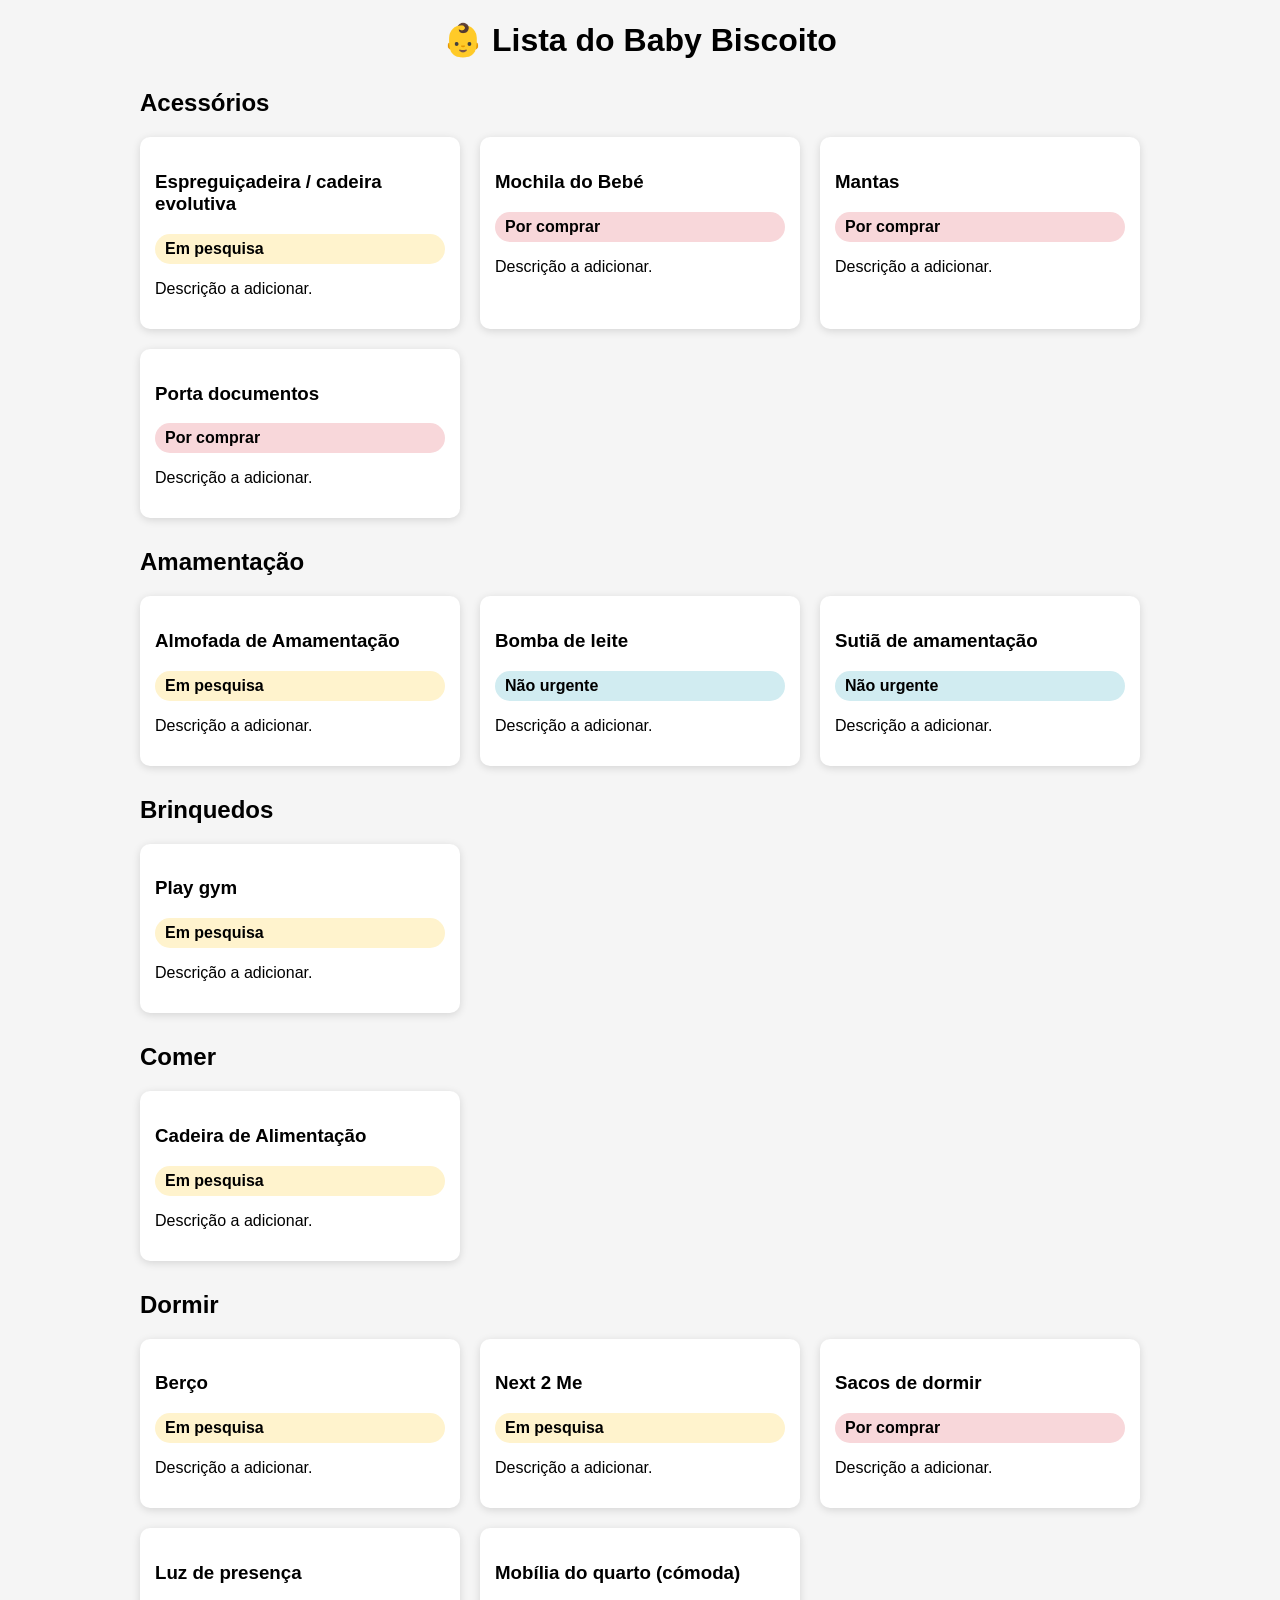
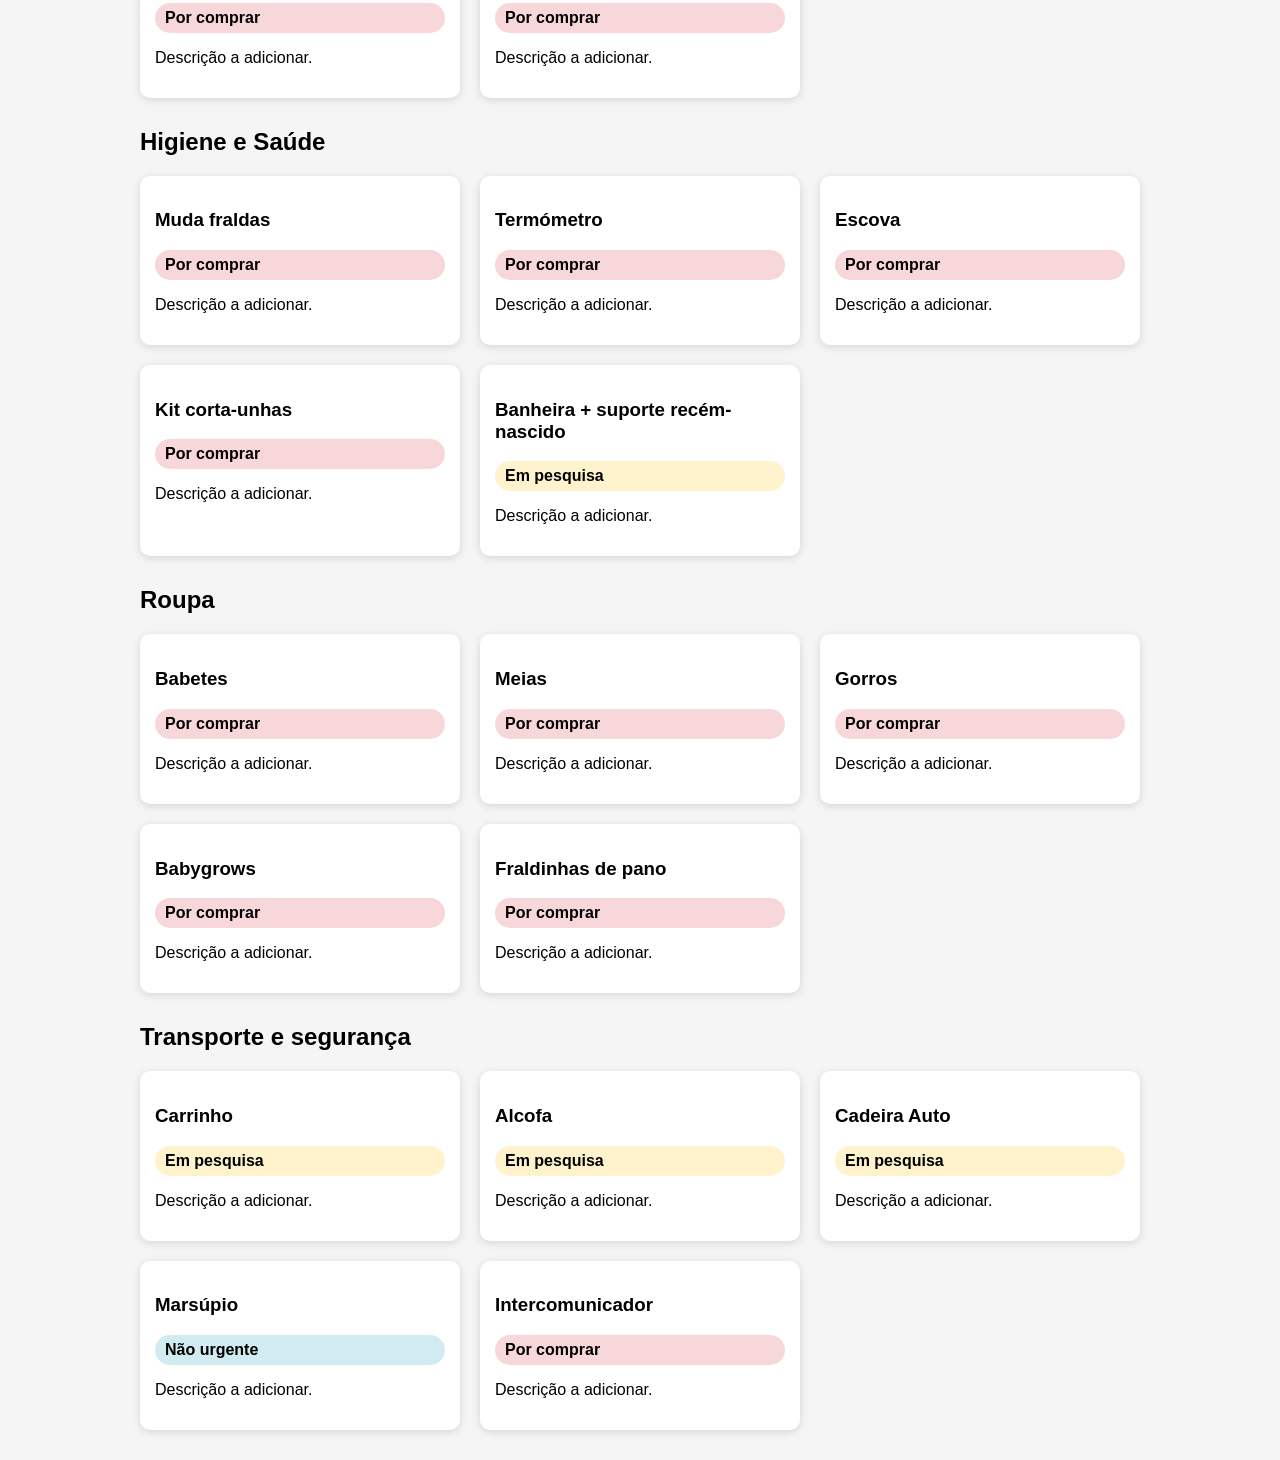
<file: index_noimage.html>
<!DOCTYPE html>

<html lang="pt">

  <head>
    <meta charset="utf-8" />
    <meta content="width=device-width,initial-scale=1" name="viewport" />
    <title>Baby</title>
    <style>
      body {
        font-family: Arial;
        background: #f5f5f5;
        margin: 20px
      }

      h1 {
        text-align: center
      }

      .cat {
        margin: 30px 0
      }

      .grid {
        display: grid;
        grid-template-columns: repeat(4, 320px);
        justify-content: center;
        gap: 20px;
      }

      .card {
        background: #fff;
        border-radius: 10px;
        box-shadow: 0 2px 8px #0002;
        overflow: hidden
      }

      .carousel {
        position: relative
      }

      .carousel img {
        display: none;
        width: 100%;
        height: 200px;
        object-fit: cover
      }

      .carousel img.active {
        display: block
      }

      .btn {
        position: absolute;
        top: 45%;
        background: #0008;
        color: #fff;
        border: 0;
        padding: 6px
      }

      .prev {
        left: 0
      }

      .next {
        right: 0
      }

      .content {
        padding: 15px
      }

      .badge {
        display: inline-block;
        padding: 6px 10px;
        border-radius: 20px;
        font-weight: bold
      }

      @media (max-width:1400px) {
        .grid {
          grid-template-columns: repeat(3, 320px);
        }
      }

      @media (max-width:1050px) {
        .grid {
          grid-template-columns: repeat(2, 320px);
        }
      }

      @media (max-width:700px) {
        .grid {
          grid-template-columns: 320px;
        }
      }

      .card {
        width: 320px;
        height: 100%;
        display: flex;
        flex-direction: column;
      }

      .carousel {
        height: 200px;
      }

      .content {
        display: flex;
        flex-direction: column;
        flex: 1;
      }

      .cat {
        width: max-content;
        margin: 30px auto;
      }

      .cat h2 {
        width: calc(4 * 320px + 3 * 20px);
        max-width: 100%;
        margin: 0 auto 20px auto;
      }

      @media (max-width:1400px) {
        .cat h2 {
          width: calc(3 * 320px + 2 * 20px);
        }
      }

      @media (max-width:1050px) {
        .cat h2 {
          width: calc(2 * 320px + 1 * 20px);
        }
      }

      @media (max-width:700px) {
        .cat h2 {
          width: 320px;
        }
      }
    </style>
    <style>
      .pesq {
        background: #fff3cd
      }

      .comp {
        background: #f8d7da
      }

      .na {
        background: #d1ecf1
      }
    </style>
  </head>

  <body>
    <h1>👶 Lista do Baby Biscoito</h1>
    <div class="cat">
      <h2>Acessórios</h2>
      <div class="grid">
        <div class="card">

          <div class="content">
            <h3>Espreguiçadeira / cadeira evolutiva</h3>
            <span class="badge pesq">Em pesquisa</span>
            <p>Descrição a adicionar.</p>
          </div>
        </div>
        <div class="card">

          <div class="content">
            <h3>Mochila do Bebé</h3>
            <span class="badge comp">Por comprar</span>
            <p>Descrição a adicionar.</p>
          </div>
        </div>
        <div class="card">

          <div class="content">
            <h3>Mantas</h3>
            <span class="badge comp">Por comprar</span>
            <p>Descrição a adicionar.</p>
          </div>
        </div>
        <div class="card">

          <div class="content">
            <h3>Porta documentos</h3>
            <span class="badge comp">Por comprar</span>
            <p>Descrição a adicionar.</p>
          </div>
        </div>
      </div>
    </div>
    <div class="cat">
      <h2>Amamentação</h2>
      <div class="grid">
        <div class="card">

          <div class="content">
            <h3>Almofada de Amamentação</h3>
            <span class="badge pesq">Em pesquisa</span>
            <p>Descrição a adicionar.</p>
          </div>
        </div>
        <div class="card">

          <div class="content">
            <h3>Bomba de leite</h3>
            <span class="badge na">Não urgente</span>
            <p>Descrição a adicionar.</p>
          </div>
        </div>
        <div class="card">

          <div class="content">
            <h3>Sutiã de amamentação</h3>
            <span class="badge na">Não urgente</span>
            <p>Descrição a adicionar.</p>
          </div>
        </div>
      </div>
    </div>
    <div class="cat">
      <h2>Brinquedos</h2>
      <div class="grid">
        <div class="card">

          <div class="content">
            <h3>Play gym</h3>
            <span class="badge pesq">Em pesquisa</span>
            <p>Descrição a adicionar.</p>
          </div>
        </div>
      </div>
    </div>
    <div class="cat">
      <h2>Comer</h2>
      <div class="grid">
        <div class="card">

          <div class="content">
            <h3>Cadeira de Alimentação</h3>
            <span class="badge pesq">Em pesquisa</span>
            <p>Descrição a adicionar.</p>
          </div>
        </div>
      </div>
    </div>
    <div class="cat">
      <h2>Dormir</h2>
      <div class="grid">
        <div class="card">

          <div class="content">
            <h3>Berço</h3>
            <span class="badge pesq">Em pesquisa</span>
            <p>Descrição a adicionar.</p>
          </div>
        </div>
        <div class="card">

          <div class="content">
            <h3>Next 2 Me</h3>
            <span class="badge pesq">Em pesquisa</span>
            <p>Descrição a adicionar.</p>
          </div>
        </div>
        <div class="card">

          <div class="content">
            <h3>Sacos de dormir</h3>
            <span class="badge comp">Por comprar</span>
            <p>Descrição a adicionar.</p>
          </div>
        </div>
        <div class="card">

          <div class="content">
            <h3>Luz de presença</h3>
            <span class="badge comp">Por comprar</span>
            <p>Descrição a adicionar.</p>
          </div>
        </div>
        <div class="card">

          <div class="content">
            <h3>Mobília do quarto (cómoda)</h3>
            <span class="badge comp">Por comprar</span>
            <p>Descrição a adicionar.</p>
          </div>
        </div>
      </div>
    </div>
    <div class="cat">
      <h2>Higiene e Saúde</h2>
      <div class="grid">
        <div class="card">

          <div class="content">
            <h3>Muda fraldas</h3>
            <span class="badge comp">Por comprar</span>
            <p>Descrição a adicionar.</p>
          </div>
        </div>
        <div class="card">

          <div class="content">
            <h3>Termómetro</h3>
            <span class="badge comp">Por comprar</span>
            <p>Descrição a adicionar.</p>
          </div>
        </div>
        <div class="card">

          <div class="content">
            <h3>Escova</h3>
            <span class="badge comp">Por comprar</span>
            <p>Descrição a adicionar.</p>
          </div>
        </div>
        <div class="card">

          <div class="content">
            <h3>Kit corta-unhas</h3>
            <span class="badge comp">Por comprar</span>
            <p>Descrição a adicionar.</p>
          </div>
        </div>
        <div class="card">

          <div class="content">
            <h3>Banheira + suporte recém-nascido</h3>
            <span class="badge pesq">Em pesquisa</span>
            <p>Descrição a adicionar.</p>
          </div>
        </div>
      </div>
    </div>
    <div class="cat">
      <h2>Roupa</h2>
      <div class="grid">
        <div class="card">

          <div class="content">
            <h3>Babetes</h3>
            <span class="badge comp">Por comprar</span>
            <p>Descrição a adicionar.</p>
          </div>
        </div>
        <div class="card">

          <div class="content">
            <h3>Meias</h3>
            <span class="badge comp">Por comprar</span>
            <p>Descrição a adicionar.</p>
          </div>
        </div>
        <div class="card">

          <div class="content">
            <h3>Gorros</h3>
            <span class="badge comp">Por comprar</span>
            <p>Descrição a adicionar.</p>
          </div>
        </div>
        <div class="card">

          <div class="content">
            <h3>Babygrows</h3>
            <span class="badge comp">Por comprar</span>
            <p>Descrição a adicionar.</p>
          </div>
        </div>
        <div class="card">

          <div class="content">
            <h3>Fraldinhas de pano</h3>
            <span class="badge comp">Por comprar</span>
            <p>Descrição a adicionar.</p>
          </div>
        </div>
      </div>
    </div>
    <div class="cat">
      <h2>Transporte e segurança</h2>
      <div class="grid">
        <div class="card">

          <div class="content">
            <h3>Carrinho</h3>
            <span class="badge pesq">Em pesquisa</span>
            <p>Descrição a adicionar.</p>
          </div>
        </div>
        <div class="card">

          <div class="content">
            <h3>Alcofa</h3>
            <span class="badge pesq">Em pesquisa</span>
            <p>Descrição a adicionar.</p>
          </div>
        </div>
        <div class="card">

          <div class="content">
            <h3>Cadeira Auto</h3>
            <span class="badge pesq">Em pesquisa</span>
            <p>Descrição a adicionar.</p>
          </div>
        </div>
        <div class="card">

          <div class="content">
            <h3>Marsúpio</h3>
            <span class="badge na">Não urgente</span>
            <p>Descrição a adicionar.</p>
          </div>
        </div>
        <div class="card">

          <div class="content">
            <h3>Intercomunicador</h3>
            <span class="badge comp">Por comprar</span>
            <p>Descrição a adicionar.</p>
          </div>
        </div>
      </div>
    </div>
    <script>
      document.querySelectorAll(".carousel").forEach(c => {
        let i = 0,
          imgs = c.querySelectorAll("img");

        function s() {
          imgs.forEach((m, n) => m.classList.toggle("active", n === i));
        }
        c.querySelector(".next").onclick = () => {
          i = (i + 1) % imgs.length;
          s()
        };
        c.querySelector(".prev").onclick = () => {
          i = (i - 1 + imgs.length) % imgs.length;
          s()
        };
      });
    </script>
  </body>

</html>
</file>
